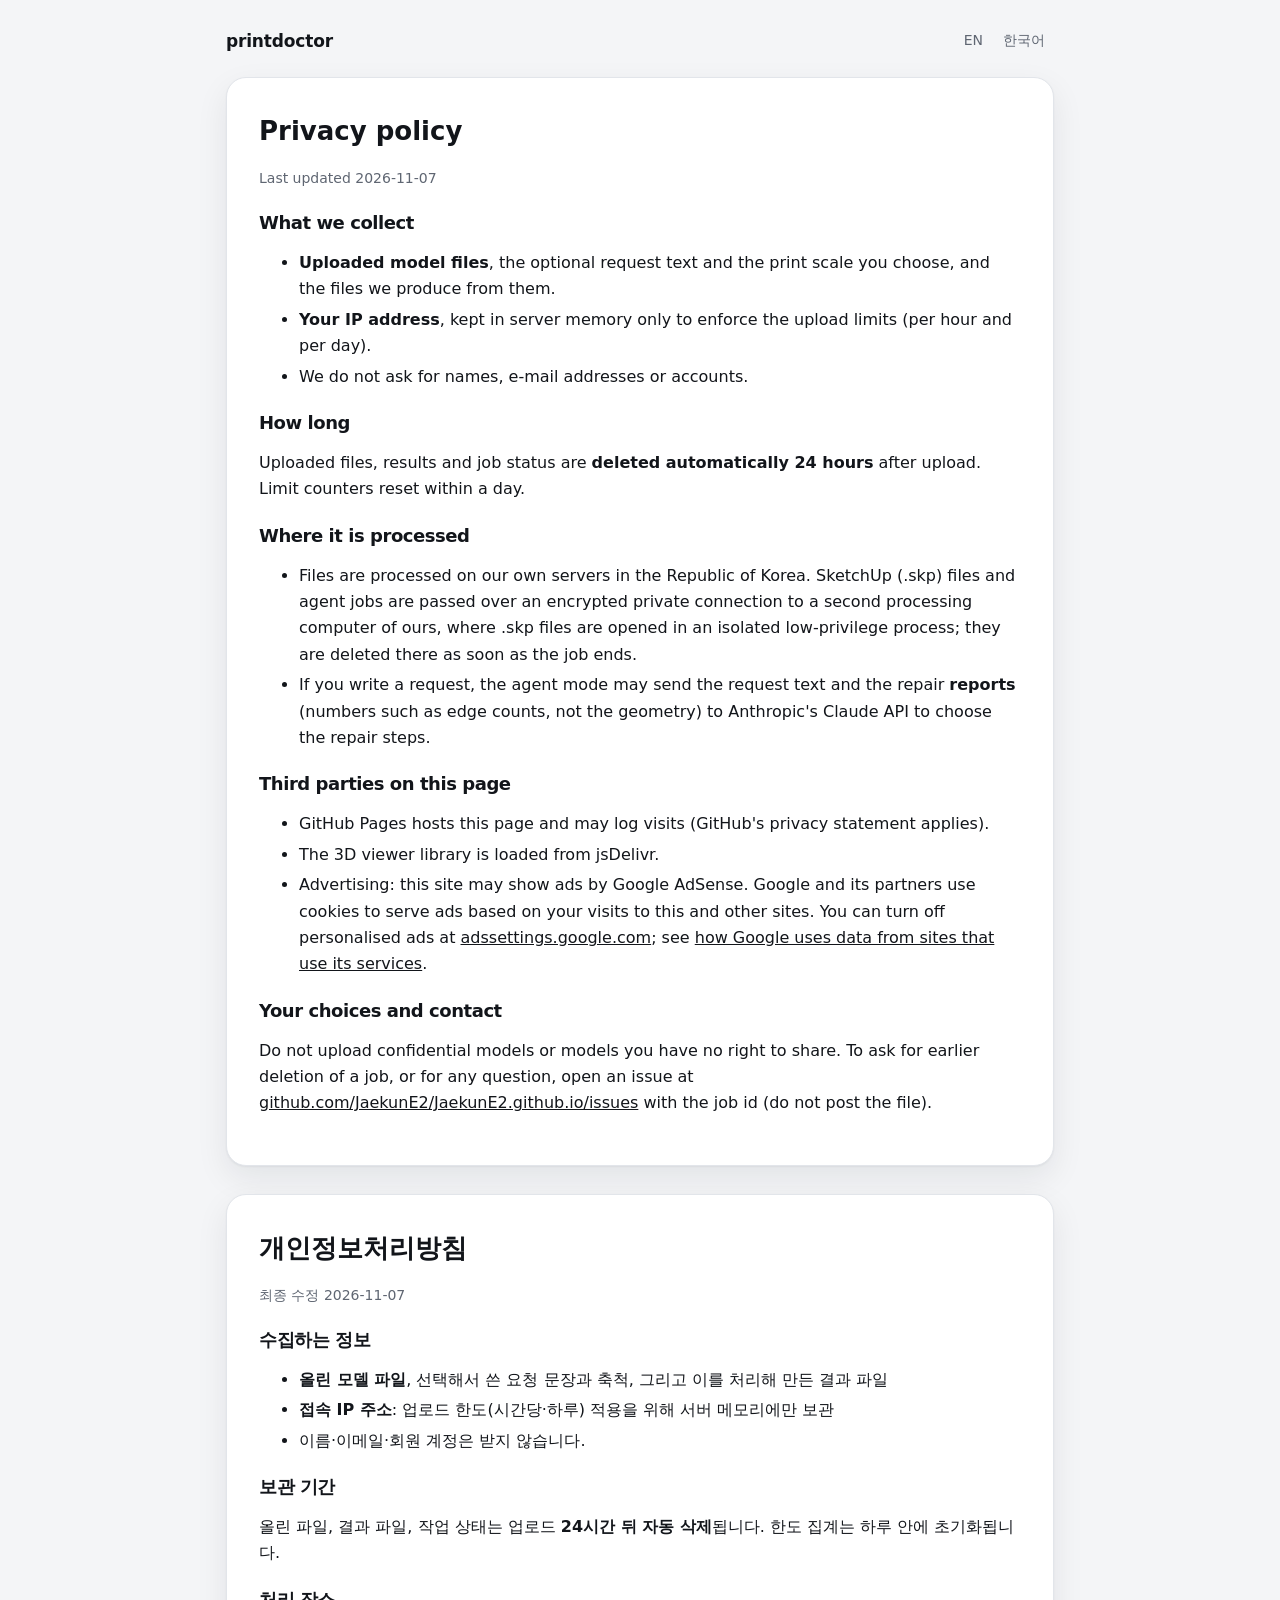
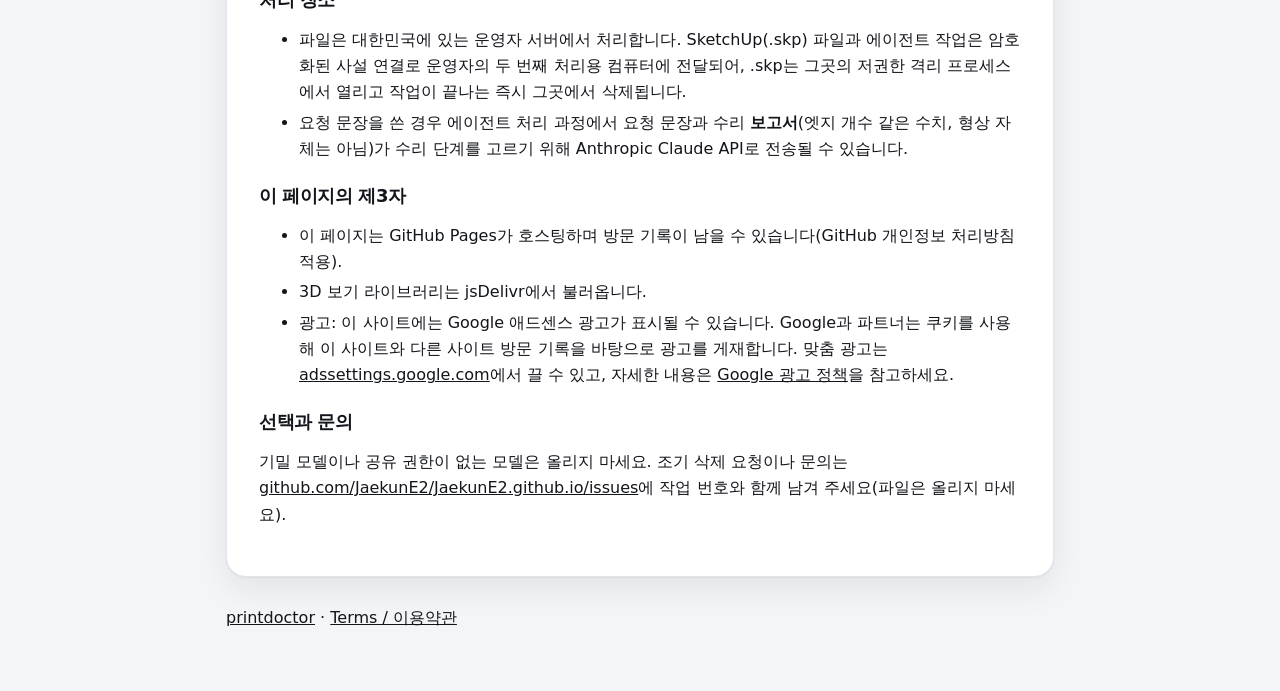
<file: privacy.html>
<!doctype html>
<html lang="en">
<head>
<meta charset="utf-8">
<meta name="viewport" content="width=device-width, initial-scale=1">
<title>printdoctor privacy</title>
<meta name="description" content="Privacy policy of the printdoctor demo.">
<link rel="stylesheet" href="assets/site.css">
<link rel="canonical" href="https://jaekune2.github.io/privacy.html">
<meta name="google-adsense-account" content="ca-pub-5502039335259677">
<script async src="https://pagead2.googlesyndication.com/pagead/js/adsbygoogle.js?client=ca-pub-5502039335259677" crossorigin="anonymous"></script>
</head>
<body>
<main class="doc">
  <nav><a class="brand" href="./" style="color:inherit;text-decoration:none">printdoctor</a>
    <span class="lang"><a href="#en">EN</a><a href="#ko">한국어</a></span></nav>

  <section id="en">
    <h1>Privacy policy</h1>
    <p class="note">Last updated 2026-11-07</p>
    <h2>What we collect</h2>
    <ul>
      <li><b>Uploaded model files</b>, the optional request text and the print scale you choose, and the files we produce from them.</li>
      <li><b>Your IP address</b>, kept in server memory only to enforce the upload limits (per hour and per day).</li>
      <li>We do not ask for names, e-mail addresses or accounts.</li>
    </ul>
    <h2>How long</h2>
    <p>Uploaded files, results and job status are <b>deleted automatically 24 hours</b> after upload. Limit counters reset within a day.</p>
    <h2>Where it is processed</h2>
    <ul>
      <li>Files are processed on our own servers in the Republic of Korea. SketchUp (.skp) files and agent jobs are passed over an
        encrypted private connection to a second processing computer of ours, where .skp files are opened in an isolated
        low-privilege process; they are deleted there as soon as the job ends.</li>
      <li>If you write a request, the agent mode may send the request text and the repair <b>reports</b> (numbers such as edge
        counts, not the geometry) to Anthropic's Claude API to choose the repair steps.</li>
    </ul>
    <h2>Third parties on this page</h2>
    <ul>
      <li>GitHub Pages hosts this page and may log visits (GitHub's privacy statement applies).</li>
      <li>The 3D viewer library is loaded from jsDelivr.</li>
      <li>Advertising: this site may show ads by Google AdSense. Google and its partners use cookies to serve ads based on
        your visits to this and other sites. You can turn off personalised ads at
        <a href="https://adssettings.google.com">adssettings.google.com</a>; see
        <a href="https://policies.google.com/technologies/ads">how Google uses data from sites that use its services</a>.</li>
    </ul>
    <h2>Your choices and contact</h2>
    <p>Do not upload confidential models or models you have no right to share. To ask for earlier deletion of a job, or for any
      question, open an issue at <a href="https://github.com/JaekunE2/JaekunE2.github.io/issues">github.com/JaekunE2/JaekunE2.github.io/issues</a>
      with the job id (do not post the file).</p>
  </section>

  <section id="ko">
    <h1>개인정보처리방침</h1>
    <p class="note">최종 수정 2026-11-07</p>
    <h2>수집하는 정보</h2>
    <ul>
      <li><b>올린 모델 파일</b>, 선택해서 쓴 요청 문장과 축척, 그리고 이를 처리해 만든 결과 파일</li>
      <li><b>접속 IP 주소</b>: 업로드 한도(시간당·하루) 적용을 위해 서버 메모리에만 보관</li>
      <li>이름·이메일·회원 계정은 받지 않습니다.</li>
    </ul>
    <h2>보관 기간</h2>
    <p>올린 파일, 결과 파일, 작업 상태는 업로드 <b>24시간 뒤 자동 삭제</b>됩니다. 한도 집계는 하루 안에 초기화됩니다.</p>
    <h2>처리 장소</h2>
    <ul>
      <li>파일은 대한민국에 있는 운영자 서버에서 처리합니다. SketchUp(.skp) 파일과 에이전트 작업은 암호화된 사설 연결로 운영자의
        두 번째 처리용 컴퓨터에 전달되어, .skp는 그곳의 저권한 격리 프로세스에서 열리고 작업이 끝나는 즉시 그곳에서 삭제됩니다.</li>
      <li>요청 문장을 쓴 경우 에이전트 처리 과정에서 요청 문장과 수리 <b>보고서</b>(엣지 개수 같은 수치, 형상 자체는 아님)가
        수리 단계를 고르기 위해 Anthropic Claude API로 전송될 수 있습니다.</li>
    </ul>
    <h2>이 페이지의 제3자</h2>
    <ul>
      <li>이 페이지는 GitHub Pages가 호스팅하며 방문 기록이 남을 수 있습니다(GitHub 개인정보 처리방침 적용).</li>
      <li>3D 보기 라이브러리는 jsDelivr에서 불러옵니다.</li>
      <li>광고: 이 사이트에는 Google 애드센스 광고가 표시될 수 있습니다. Google과 파트너는 쿠키를 사용해 이 사이트와 다른 사이트
        방문 기록을 바탕으로 광고를 게재합니다. 맞춤 광고는 <a href="https://adssettings.google.com">adssettings.google.com</a>에서 끌 수 있고,
        자세한 내용은 <a href="https://policies.google.com/technologies/ads?hl=ko">Google 광고 정책</a>을 참고하세요.</li>
    </ul>
    <h2>선택과 문의</h2>
    <p>기밀 모델이나 공유 권한이 없는 모델은 올리지 마세요. 조기 삭제 요청이나 문의는
      <a href="https://github.com/JaekunE2/JaekunE2.github.io/issues">github.com/JaekunE2/JaekunE2.github.io/issues</a>에 작업 번호와 함께 남겨 주세요(파일은 올리지 마세요).</p>
  </section>
  <footer><a href="./">printdoctor</a> · <a href="terms.html">Terms / 이용약관</a></footer>
</main>
</body>
</html>
</file>
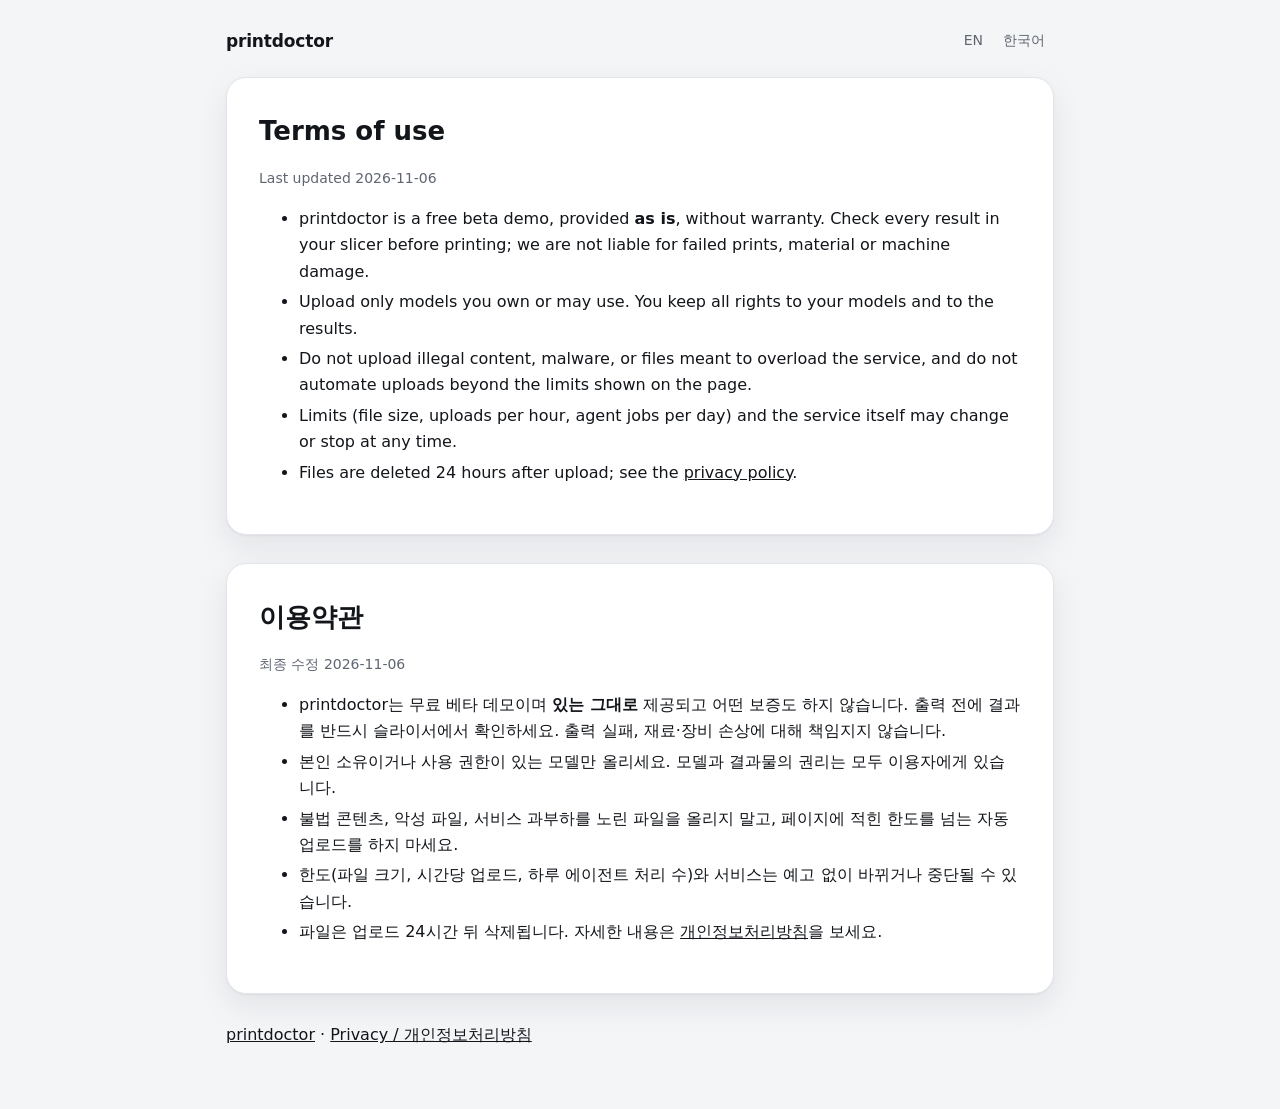
<file: terms.html>
<!doctype html>
<html lang="en">
<head>
<meta charset="utf-8">
<meta name="viewport" content="width=device-width, initial-scale=1">
<title>printdoctor terms</title>
<meta name="description" content="Terms of use of the printdoctor demo.">
<link rel="stylesheet" href="assets/site.css">
<link rel="canonical" href="https://jaekune2.github.io/terms.html">
<meta name="google-adsense-account" content="ca-pub-5502039335259677">
<script async src="https://pagead2.googlesyndication.com/pagead/js/adsbygoogle.js?client=ca-pub-5502039335259677" crossorigin="anonymous"></script>
</head>
<body>
<main class="doc">
  <nav><a class="brand" href="./" style="color:inherit;text-decoration:none">printdoctor</a>
    <span class="lang"><a href="#en">EN</a><a href="#ko">한국어</a></span></nav>

  <section id="en">
    <h1>Terms of use</h1>
    <p class="note">Last updated 2026-11-06</p>
    <ul>
      <li>printdoctor is a free beta demo, provided <b>as is</b>, without warranty. Check every result in your slicer before printing;
        we are not liable for failed prints, material or machine damage.</li>
      <li>Upload only models you own or may use. You keep all rights to your models and to the results.</li>
      <li>Do not upload illegal content, malware, or files meant to overload the service, and do not automate uploads
        beyond the limits shown on the page.</li>
      <li>Limits (file size, uploads per hour, agent jobs per day) and the service itself may change or stop at any time.</li>
      <li>Files are deleted 24 hours after upload; see the <a href="privacy.html">privacy policy</a>.</li>
    </ul>
  </section>

  <section id="ko">
    <h1>이용약관</h1>
    <p class="note">최종 수정 2026-11-06</p>
    <ul>
      <li>printdoctor는 무료 베타 데모이며 <b>있는 그대로</b> 제공되고 어떤 보증도 하지 않습니다. 출력 전에 결과를 반드시
        슬라이서에서 확인하세요. 출력 실패, 재료·장비 손상에 대해 책임지지 않습니다.</li>
      <li>본인 소유이거나 사용 권한이 있는 모델만 올리세요. 모델과 결과물의 권리는 모두 이용자에게 있습니다.</li>
      <li>불법 콘텐츠, 악성 파일, 서비스 과부하를 노린 파일을 올리지 말고, 페이지에 적힌 한도를 넘는 자동 업로드를 하지 마세요.</li>
      <li>한도(파일 크기, 시간당 업로드, 하루 에이전트 처리 수)와 서비스는 예고 없이 바뀌거나 중단될 수 있습니다.</li>
      <li>파일은 업로드 24시간 뒤 삭제됩니다. 자세한 내용은 <a href="privacy.html#ko">개인정보처리방침</a>을 보세요.</li>
    </ul>
  </section>
  <footer><a href="./">printdoctor</a> · <a href="privacy.html">Privacy / 개인정보처리방침</a></footer>
</main>
</body>
</html>
</file>
<file: assets/site.css>
:root {
  --bg: #f4f5f7; --panel: #ffffff; --ink: #12151a; --ink2: #2a2f37; --muted: #5f6672; --line: #e2e5ea; --soft: #eef0f3;
  --accent: #e2531f; --accent2: #f59e0b; --accent-ink: #ffffff; --ok: #16a34a; --bad: #dc2626; --navy: #0f1b2d;
  --hero-bg: #0f1b2d; --hero-ink: #f1f4f8; --hero-muted: #a9b4c4; --grid: rgba(255, 255, 255, .06);
  --shadow: 0 1px 2px rgba(16, 24, 40, .05), 0 12px 32px rgba(16, 24, 40, .08);
  --r: 16px;
}
@media (prefers-color-scheme: dark) {
  :root:not([data-theme="light"]) { --bg: #0c0f13; --panel: #151a21; --ink: #eceff3; --ink2: #d3d8df; --muted: #9aa3af; --line: #252c35; --soft: #1b2129;
    --hero-bg: #0a1422; --shadow: 0 1px 2px rgba(0,0,0,.3), 0 12px 32px rgba(0,0,0,.35); }
}
:root[data-theme="dark"] { --bg: #0c0f13; --panel: #151a21; --ink: #eceff3; --ink2: #d3d8df; --muted: #9aa3af; --line: #252c35; --soft: #1b2129;
  --hero-bg: #0a1422; --shadow: 0 1px 2px rgba(0,0,0,.3), 0 12px 32px rgba(0,0,0,.35); }
* { box-sizing: border-box; }
html { scroll-behavior: smooth; scroll-padding-top: 70px; }
body { margin: 0; background: var(--bg); color: var(--ink); -webkit-font-smoothing: antialiased;
  font: 16px/1.65 "Pretendard Variable", Pretendard, system-ui, -apple-system, "Segoe UI", "Malgun Gothic", sans-serif; }
a { color: inherit; }
img, video { max-width: 100%; display: block; }
input, button { font: inherit; }
.wrap { max-width: 1160px; margin: 0 auto; padding: 0 16px; }
.sr { position: absolute; width: 1px; height: 1px; overflow: hidden; clip: rect(0 0 0 0); }

/* top bar */
.topbar { position: sticky; top: 0; z-index: 20; background: color-mix(in srgb, var(--hero-bg) 92%, transparent);
  backdrop-filter: blur(10px); border-bottom: 1px solid rgba(255,255,255,.08); color: var(--hero-ink); }
.topbar nav { display: flex; align-items: center; gap: 22px; height: 60px; }
.brand { font-weight: 800; text-decoration: none; display: flex; align-items: center; gap: 9px; letter-spacing: -0.01em; font-size: 17px; }
.brand small { font-weight: 600; font-size: 12px; color: var(--hero-muted); border: 1px solid rgba(255,255,255,.18); border-radius: 99px; padding: 1px 8px; margin-left: 2px; }
.logo { width: 24px; height: 24px; border-radius: 7px; background: var(--accent) url("data:image/svg+xml,%3Csvg xmlns='http://www.w3.org/2000/svg' viewBox='0 0 32 32'%3E%3Cpath d='M8 23V13l8-5 8 5v10z' fill='none' stroke='white' stroke-width='2.6' stroke-linejoin='round'/%3E%3C/svg%3E") center / 100% no-repeat; }
.links { display: flex; gap: 20px; margin-left: auto; }
.links a, .lang a { text-decoration: none; color: var(--hero-muted); font-size: 14px; font-weight: 500; }
.links a:hover, .lang a:hover { color: #fff; }
.lang { display: flex; gap: 2px; }
.lang a { padding: 3px 9px; border-radius: 7px; }
.lang a[aria-current] { color: #fff; background: rgba(255,255,255,.1); }
@media (max-width: 860px) { .links { display: none; } .lang { margin-left: auto; } .brand small { display: none; } }

/* hero */
.hero { background: radial-gradient(1200px 500px at 50% -10%, #1d3a63 0%, transparent 60%),
    linear-gradient(var(--grid) 1px, transparent 1px) 0 0 / 32px 32px, linear-gradient(90deg, var(--grid) 1px, transparent 1px) 0 0 / 32px 32px, var(--hero-bg);
  color: var(--hero-ink); text-align: center; padding: 64px 0 150px; }
.eyebrow { display: inline-block; font-size: 13px; font-weight: 700; letter-spacing: .06em; text-transform: uppercase; color: var(--accent2);
  background: rgba(245,158,11,.1); border: 1px solid rgba(245,158,11,.3); padding: 4px 12px; border-radius: 99px; }
.hero h1 { font-size: clamp(32px, 5.6vw, 58px); line-height: 1.12; margin: 18px 0 16px; letter-spacing: -0.035em; font-weight: 800; }
.grad { background: linear-gradient(90deg, #ff8a4c, var(--accent2)); -webkit-background-clip: text; background-clip: text; color: transparent; }
.lead { color: var(--hero-muted); max-width: 720px; margin: 0 auto; font-size: clamp(16px, 1.9vw, 18px); }
.flow { display: flex; flex-wrap: wrap; justify-content: center; align-items: center; gap: 8px; margin-top: 26px; font-size: 13px; font-weight: 600; }
.flow span { padding: 6px 12px; border-radius: 9px; background: rgba(255,255,255,.06); border: 1px solid rgba(255,255,255,.12); color: #dfe6ef; }
.flow span:first-child, .flow span:last-child { background: rgba(226,83,31,.18); border-color: rgba(226,83,31,.5); color: #fff; }
.flow .arr { width: 16px; height: 2px; background: rgba(255,255,255,.3); position: relative; }
.flow .arr::after { content: ""; position: absolute; right: -1px; top: -3px; border: 4px solid transparent; border-left-color: rgba(255,255,255,.4); border-right: 0; }

/* sections */
main.wrap { padding-bottom: 40px; }
section { background: var(--panel); border: 1px solid var(--line); border-radius: 20px; padding: 32px; margin: 0 0 28px; box-shadow: var(--shadow); }
section.plain { background: transparent; border: 0; box-shadow: none; padding: 40px 0 8px; }
.shead { max-width: 760px; margin: 0 auto 26px; text-align: center; }
.shead h2, section h2 { font-size: clamp(24px, 3.2vw, 34px); line-height: 1.22; margin: 0 0 10px; letter-spacing: -0.025em; font-weight: 800; }
.shead p { color: var(--muted); margin: 0; font-size: 16px; }
@media (max-width: 640px) { section { padding: 20px 16px; border-radius: 16px; } }

/* tool */
.tool { margin-top: -110px; position: relative; z-index: 2; padding: 22px; border-radius: 22px; box-shadow: 0 30px 80px rgba(5, 12, 25, .28); }
.drop { display: flex; flex-direction: column; align-items: center; justify-content: center; gap: 4px; min-height: 190px;
  border: 2px dashed color-mix(in srgb, var(--accent) 40%, var(--line)); border-radius: 16px;
  background: color-mix(in srgb, var(--accent) 4%, var(--panel)); cursor: pointer; text-align: center; padding: 22px; transition: border-color .15s, background .15s; }
.drop:hover, .drop.over { border-color: var(--accent); background: color-mix(in srgb, var(--accent) 8%, var(--panel)); }
.drop .ico { width: 52px; height: 52px; border-radius: 14px; background: var(--accent); margin-bottom: 8px; box-shadow: 0 8px 20px rgba(226,83,31,.35);
  -webkit-mask: none; position: relative; }
.drop .ico::after { content: ""; position: absolute; inset: 0; background: #fff;
  -webkit-mask: url("data:image/svg+xml,%3Csvg xmlns='http://www.w3.org/2000/svg' viewBox='0 0 24 24' fill='none' stroke='black' stroke-width='2' stroke-linecap='round' stroke-linejoin='round'%3E%3Cpath d='M12 16V4M7 9l5-5 5 5M4 20h16'/%3E%3C/svg%3E") center / 26px no-repeat;
  mask: url("data:image/svg+xml,%3Csvg xmlns='http://www.w3.org/2000/svg' viewBox='0 0 24 24' fill='none' stroke='black' stroke-width='2' stroke-linecap='round' stroke-linejoin='round'%3E%3Cpath d='M12 16V4M7 9l5-5 5 5M4 20h16'/%3E%3C/svg%3E") center / 26px no-repeat; }
.drop b { font-size: 17px; } .drop small { color: var(--muted); font-size: 13px; }
.tryrow { display: flex; align-items: center; gap: 12px; margin-top: 14px; flex-wrap: wrap; }
.tryrow > span { font-size: 13px; color: var(--muted); font-weight: 600; white-space: nowrap; }
.chips-s { display: flex; gap: 8px; overflow-x: auto; padding-bottom: 2px; scrollbar-width: thin; }
.chip-sample { display: flex; align-items: center; gap: 8px; border: 1px solid var(--line); background: var(--panel); color: var(--ink);
  border-radius: 10px; padding: 4px 10px 4px 4px; cursor: pointer; white-space: nowrap; font-size: 13px; font-weight: 600; transition: border-color .15s, transform .15s; }
.chip-sample:hover { border-color: var(--accent); transform: translateY(-1px); }
.chip-sample img { width: 34px; height: 26px; object-fit: cover; border-radius: 6px; background: #2b2d31; }
.toolgrid { display: grid; grid-template-columns: 1fr; gap: 14px; margin-top: 16px; }
.toolgrid:has(.check:not([hidden])) { grid-template-columns: minmax(0, 1fr) 310px; }
@media (max-width: 860px) { .toolgrid:has(.check:not([hidden])) { grid-template-columns: 1fr; } }
.toolgrid:not(:has(:not([hidden]))) { display: none; }
.view { display: grid; grid-template-columns: 1fr 1fr; gap: 8px; }
.view.single { grid-template-columns: 1fr; }
.view .pane { position: relative; aspect-ratio: 16 / 10; border-radius: 14px; overflow: hidden; background: #24272c; }
.view .pane[hidden], .view[hidden], .check[hidden] { display: none; }
.view canvas { width: 100% !important; height: 100% !important; display: block; }
.view .loading { position: absolute; inset: 0; display: grid; place-items: center; color: #cfd2d6; font-size: 14px; }
.view .tag { position: absolute; top: 10px; left: 10px; padding: 3px 10px; border-radius: 7px; background: rgba(0,0,0,.55); color: #fff; font-size: 12px; font-weight: 700; z-index: 1; }
.view.single .tag { display: none; }
.view .legend { position: absolute; bottom: 10px; left: 10px; font-size: 12px; color: #e5e7eb; background: rgba(0,0,0,.45); padding: 2px 9px; border-radius: 6px; }
@media (max-width: 640px) { .view { grid-template-columns: 1fr; } }
.check { background: var(--soft); border-radius: 14px; padding: 14px 16px; }
.check h3 { font-size: 12px; text-transform: uppercase; letter-spacing: .05em; color: var(--muted); margin: 14px 0 2px; }
.check ul { list-style: none; padding: 0; margin: 0; }
.check li { display: flex; justify-content: space-between; gap: 8px; padding: 6px 0; border-bottom: 1px solid var(--line); font-size: 14px; }
.check li:last-child { border-bottom: 0; }
.check li b { font-variant-numeric: tabular-nums; } .check li b.bad { color: var(--bad); } .check li b.warn { color: #d97706; }
.check .note { font-size: 12px; margin: 10px 0 0; }
.badge-state { display: inline-block; font-weight: 700; font-size: 14px; padding: 5px 12px; border-radius: 99px; }
.badge-state.ok { background: color-mix(in srgb, var(--ok) 15%, transparent); color: var(--ok); }
.badge-state.bad { background: color-mix(in srgb, var(--bad) 13%, transparent); color: var(--bad); }
.skpnote { margin-top: 14px; padding: 14px 16px; border-radius: 12px; background: color-mix(in srgb, #3b82f6 9%, var(--panel)); border: 1px solid color-mix(in srgb, #3b82f6 30%, var(--line)); font-size: 14px; }
.skpnote.warn { background: color-mix(in srgb, var(--bad) 8%, var(--panel)); border-color: color-mix(in srgb, var(--bad) 30%, var(--line)); }
.opts { display: grid; grid-template-columns: 1fr; gap: 12px 18px; align-items: center; margin-top: 16px; }
@media (max-width: 860px) { .opts { grid-template-columns: 1fr; } }
.opt { display: flex; align-items: center; gap: 10px; flex-wrap: wrap; }
.optl { font-size: 13px; font-weight: 700; color: var(--muted); }
.chips { display: flex; gap: 6px; flex-wrap: wrap; }
.chip { border: 1px solid var(--line); background: var(--panel); color: var(--ink2); border-radius: 9px; padding: 6px 11px; font-size: 13px; font-weight: 600; cursor: pointer; }
.chip:hover { border-color: color-mix(in srgb, var(--accent) 50%, var(--line)); }
.chip.on { background: var(--ink); color: var(--panel); border-color: var(--ink); }
.chip.custom { display: inline-flex; align-items: center; gap: 4px; cursor: text; }
.chip.custom input { width: 64px; border: 0; background: transparent; color: inherit; padding: 0; outline: none; }
.psize { font-size: 13px; color: var(--muted); font-variant-numeric: tabular-nums; }
.psize b { color: var(--ink); } .psize .warn { color: #d97706; }
#pd-req { width: 100%; padding: 11px 13px; border: 1px solid var(--line); border-radius: 11px; background: var(--panel); color: var(--ink); min-width: 0; }
.consent { display: flex; gap: 8px; align-items: flex-start; font-size: 14px; color: var(--muted); margin: 14px 0 0; }
.row { display: flex; gap: 12px; flex-wrap: wrap; align-items: center; margin-top: 14px; }
button.primary, .primary-btn { background: var(--accent); color: var(--accent-ink); border: 0; border-radius: 12px; padding: 13px 30px;
  font-weight: 700; cursor: pointer; text-decoration: none; display: inline-block; box-shadow: 0 8px 20px rgba(226,83,31,.28); transition: transform .12s, box-shadow .12s; }
button.primary:hover, .primary-btn:hover { transform: translateY(-1px); box-shadow: 0 12px 26px rgba(226,83,31,.35); }
button.primary:disabled { opacity: .55; cursor: progress; transform: none; }
.status { font-weight: 600; }
.prog { height: 4px; border-radius: 4px; background: var(--soft); overflow: hidden; margin-top: 12px; }
.prog i { display: block; height: 100%; width: 35%; background: linear-gradient(90deg, var(--accent), var(--accent2)); border-radius: 4px; animation: slide 1.3s ease-in-out infinite; }
@keyframes slide { 0% { transform: translateX(-100%); } 100% { transform: translateX(300%); } }
.log { background: var(--soft); border-radius: 10px; padding: 10px 12px; font-size: 12px; max-height: 150px; overflow: auto; white-space: pre-wrap; margin: 12px 0 0; color: var(--muted); }
.log:empty { display: none; }
.files { display: flex; gap: 8px; flex-wrap: wrap; margin-top: 12px; }
.files:empty { display: none; }
.files a { padding: 10px 18px; font-size: 14px; }
.note, p.note { color: var(--muted); font-size: 14px; }
#pd-info { margin: 12px 0 0; font-size: 13px; }

.pills { display: flex; gap: 8px; justify-content: center; flex-wrap: wrap; margin: -6px 0 26px; }
.pill { font-size: 13px; padding: 5px 13px; border-radius: 99px; background: var(--panel); border: 1px solid var(--line); color: var(--muted); font-weight: 500; }

/* stats */
.stats-band { padding: 22px 26px; }
.kicker { text-align: center; color: var(--muted); font-size: 13px; font-weight: 700; letter-spacing: .05em; text-transform: uppercase; margin: 0 0 12px; }
.stats { display: grid; grid-template-columns: repeat(4, 1fr); gap: 12px; }
@media (max-width: 720px) { .stats { grid-template-columns: repeat(2, 1fr); } }
.stat { text-align: center; padding: 6px; }
.stat b { display: block; font-size: clamp(24px, 3.4vw, 36px); font-weight: 800; letter-spacing: -0.03em; font-variant-numeric: tabular-nums; }
.stat:nth-child(3) b { color: var(--ok); }
.stat span { color: var(--muted); font-size: 13px; }

/* samples */
.samples { display: grid; grid-template-columns: repeat(auto-fill, minmax(330px, 1fr)); gap: 18px; }
@media (max-width: 400px) { .samples { grid-template-columns: 1fr; } }
.sample { background: var(--panel); border: 1px solid var(--line); border-radius: 18px; overflow: hidden; box-shadow: var(--shadow); display: flex; flex-direction: column; transition: transform .15s; }
.sample:hover { transform: translateY(-2px); }
.smedia { position: relative; aspect-ratio: 4 / 3; background: #3a3a3a; overflow: hidden; }
.smedia video { position: absolute; inset: 0; width: 100%; height: 100%; object-fit: contain; transition: opacity .25s; }
.smedia .sv-after { opacity: 0; }
.smedia[data-state="after"] .sv-after { opacity: 1; }
.seg { position: absolute; left: 10px; bottom: 10px; display: flex; background: rgba(0,0,0,.55); border-radius: 9px; padding: 3px; backdrop-filter: blur(4px); }
.seg button { border: 0; background: transparent; color: #d1d5db; font-size: 12px; font-weight: 700; padding: 4px 10px; border-radius: 7px; cursor: pointer; }
.seg button.on { background: #fff; color: #111; }
.scale-tag { position: absolute; top: 10px; right: 10px; background: rgba(0,0,0,.55); color: #fff; font-size: 12px; font-weight: 700; padding: 3px 9px; border-radius: 7px; }
.sbody { padding: 16px 18px 18px; display: flex; flex-direction: column; flex: 1; }
.sbody h3 { margin: 0 0 2px; font-size: 18px; letter-spacing: -0.015em; }
.snote { color: var(--muted); font-size: 13px; margin: 2px 0 0; }
.sdim { display: flex; gap: 6px; flex-wrap: wrap; margin: 8px 0 10px; }
.sdim span { font-size: 12px; background: var(--soft); border-radius: 7px; padding: 2px 8px; color: var(--ink2); font-variant-numeric: tabular-nums; }
.sstats { list-style: none; margin: 0 0 14px; padding: 0; font-size: 14px; }
.sstats li { display: flex; justify-content: space-between; padding: 5px 0; border-bottom: 1px dashed var(--line); }
.sstats li:last-child { border-bottom: 0; }
.sstats span { color: var(--muted); }
.sstats b { font-variant-numeric: tabular-nums; font-weight: 600; }
.sstats s { color: var(--bad); text-decoration: none; }
.sstats s.z { color: var(--muted); }
.sstats em { color: var(--ok); font-style: normal; font-weight: 800; }
.sact { display: flex; gap: 6px; flex-wrap: wrap; align-items: center; margin-top: auto; }
.btn-sm { display: inline-flex; align-items: center; line-height: 1.3; font-size: 13px; font-weight: 700; border-radius: 9px; padding: 7px 12px; border: 1px solid var(--line); background: var(--panel); color: var(--ink); text-decoration: none; cursor: pointer; }
.btn-sm.primary { background: var(--accent); border-color: var(--accent); color: #fff; }
.btn-sm.ghost { color: var(--muted); border-color: transparent; padding-left: 4px; }
.btn-sm:hover { border-color: var(--accent); }
.credits { text-align: center; color: var(--muted); font-size: 12px; margin: 16px auto 0; max-width: 760px; }

/* steps */
.steps { display: grid; grid-template-columns: repeat(4, 1fr); gap: 16px; counter-reset: s; }
@media (max-width: 960px) { .steps { grid-template-columns: repeat(2, 1fr); } }
@media (max-width: 560px) { .steps { grid-template-columns: 1fr; } }
.step { background: var(--panel); border: 1px solid var(--line); border-radius: 18px; padding: 22px; position: relative; box-shadow: var(--shadow); }
.step .sico, .ecard .eico { width: 44px; height: 44px; border-radius: 12px; display: grid; place-items: center; color: var(--accent);
  background: color-mix(in srgb, var(--accent) 11%, transparent); }
.ic { width: 24px; height: 24px; }
.step .num { position: absolute; top: 18px; right: 20px; font-size: 40px; font-weight: 800; color: var(--soft); line-height: 1; letter-spacing: -0.04em; }
.step h3, .ecard h3, .use h3 { font-size: 17px; margin: 14px 0 6px; letter-spacing: -0.01em; }
.step p, .ecard p, .use p { margin: 0; color: var(--muted); font-size: 14px; }

/* error cards */
.ecards { display: grid; grid-template-columns: repeat(3, 1fr); gap: 16px; }
@media (max-width: 960px) { .ecards { grid-template-columns: repeat(2, 1fr); } }
@media (max-width: 600px) { .ecards { grid-template-columns: 1fr; } }
.ecard { background: var(--panel); border: 1px solid var(--line); border-radius: 18px; padding: 22px; box-shadow: var(--shadow); display: flex; flex-direction: column; }
.ecard .fix { margin-top: auto; padding-top: 12px; color: var(--ink2); }
.ecard .fix b { display: inline-block; font-size: 12px; color: var(--ok);
  background: color-mix(in srgb, var(--ok) 12%, transparent); border-radius: 6px; padding: 1px 7px; margin-right: 4px; }

/* scale */
.scalegrid { display: grid; grid-template-columns: 1.4fr 1fr; gap: 22px; align-items: start; }
@media (max-width: 860px) { .scalegrid { grid-template-columns: 1fr; } }
.tbl { width: 100%; overflow-x: auto; }
table { width: 100%; border-collapse: collapse; font-size: 14px; }
th, td { padding: 11px 12px; border-bottom: 1px solid var(--line); text-align: left; }
th { font-size: 13px; color: var(--muted); font-weight: 700; }
.stable td { font-variant-numeric: tabular-nums; }
.calc { background: var(--soft); border-radius: 16px; padding: 18px 20px; }
.calc h3 { margin: 0 0 12px; font-size: 17px; }
.calc label { display: flex; justify-content: space-between; align-items: center; gap: 10px; font-size: 14px; color: var(--muted); margin-bottom: 8px; }
.calc input { width: 110px; padding: 8px 10px; border: 1px solid var(--line); border-radius: 9px; background: var(--panel); color: var(--ink); text-align: right; }
.cout { display: flex; justify-content: space-between; align-items: baseline; margin-top: 12px; }
.cout span { color: var(--muted); font-size: 14px; } .cout b { font-size: 28px; letter-spacing: -0.03em; font-variant-numeric: tabular-nums; }
.cbar { position: relative; height: 10px; border-radius: 6px; background: var(--line); margin: 10px 0 4px; overflow: hidden; }
.cbar i { position: absolute; left: 0; top: 0; bottom: 0; border-radius: 6px; background: var(--ok); transition: width .2s, background .2s; }
.cbar span { position: absolute; top: 0; bottom: 0; width: 2px; background: var(--ink); opacity: .35; }
.cbar .m1 { left: 22.5%; } .cbar .m2 { left: 40%; }
.cmsg { font-size: 14px; margin: 8px 0 0; font-weight: 600; }

/* compare */
.ctable { background: var(--panel); border-radius: 16px; overflow: hidden; box-shadow: var(--shadow); min-width: 640px; }
.ctable th:last-child, .ctable td.good { background: color-mix(in srgb, var(--accent) 7%, transparent); }
.ctable th:last-child { color: var(--accent); }
.ctable td.good { font-weight: 700; color: var(--ink); }
.ctable td:first-child { font-weight: 600; }

/* uses + faq */
.uses { display: grid; grid-template-columns: repeat(4, 1fr); gap: 16px; }
@media (max-width: 960px) { .uses { grid-template-columns: repeat(2, 1fr); } }
@media (max-width: 520px) { .uses { grid-template-columns: 1fr; } }
.use { background: var(--panel); border: 1px solid var(--line); border-radius: 18px; padding: 20px 22px; box-shadow: var(--shadow); }
.use::before { content: ""; display: block; width: 28px; height: 4px; border-radius: 2px; background: var(--accent); margin-bottom: 14px; }
.use h3 { margin-top: 2px; }
.faq { max-width: 820px; margin: 0 auto; background: var(--panel); border: 1px solid var(--line); border-radius: 18px; padding: 6px 22px; box-shadow: var(--shadow); }
details { border-bottom: 1px solid var(--line); padding: 16px 0; }
details:last-child { border-bottom: 0; }
details summary { cursor: pointer; font-weight: 700; list-style: none; display: flex; justify-content: space-between; gap: 12px; }
details summary::-webkit-details-marker { display: none; }
details summary::after { content: "+"; color: var(--muted); font-size: 20px; line-height: 1; transition: transform .15s; }
details[open] summary::after { transform: rotate(45deg); }
details p { color: var(--muted); margin: 10px 0 0; }

.cta { text-align: center; color: var(--hero-ink); border: 0; padding: 54px 24px;
  background: radial-gradient(700px 300px at 50% 0%, #1d3a63 0%, transparent 70%), var(--hero-bg); }
.cta h2 { margin-bottom: 20px; }
.ad { margin: 0 0 28px; min-height: 90px; }
.foot { border-top: 1px solid var(--line); padding: 26px 0 40px; color: var(--muted); font-size: 13px; }
.foot .wrap { display: flex; justify-content: space-between; gap: 12px; flex-wrap: wrap; align-items: center; }
.foot .brand { color: var(--ink); font-size: 15px; }

/* policy pages */
main.doc { max-width: 860px; margin: 0 auto; padding: 20px 16px 60px; }
main.doc nav { display: flex; justify-content: space-between; align-items: center; padding: 6px 0 22px; }
main.doc .lang a { color: var(--muted); } main.doc .lang a:hover { color: var(--ink); }
.doc h1 { font-size: 26px; margin: 0 0 4px; } .doc h2 { font-size: 18px; margin-top: 22px; } .doc li { margin: 4px 0; }

/* ===== v3: split hero, comparison sliders, motion ===== */
.hero { text-align: left; padding: 56px 0 140px; position: relative; overflow: hidden; }
.hero::before { content: ""; position: absolute; width: 620px; height: 620px; right: -120px; top: -160px; border-radius: 50%;
  background: radial-gradient(circle, rgba(226,83,31,.28), transparent 65%); filter: blur(10px); pointer-events: none; }
.hero::after { content: ""; position: absolute; width: 520px; height: 520px; left: -160px; bottom: -260px; border-radius: 50%;
  background: radial-gradient(circle, rgba(59,130,246,.22), transparent 65%); pointer-events: none; }
.hero-grid { display: grid; grid-template-columns: 1.05fr 1fr; gap: 48px; align-items: center; position: relative; z-index: 1; }
@media (max-width: 960px) { .hero-grid { grid-template-columns: 1fr; gap: 36px; } .hero { text-align: center; padding-bottom: 120px; } }
.hero h1 { font-size: clamp(32px, 4.6vw, 56px); }
.hero .lead { margin: 0; max-width: 560px; }
@media (max-width: 960px) { .hero .lead { margin: 0 auto; } }
.ctas { display: flex; gap: 10px; margin-top: 26px; flex-wrap: wrap; }
@media (max-width: 960px) { .ctas { justify-content: center; } }
.ghost-btn { display: inline-block; padding: 13px 24px; border-radius: 12px; font-weight: 700; text-decoration: none; color: #fff;
  border: 1px solid rgba(255,255,255,.25); background: rgba(255,255,255,.04); transition: background .15s, border-color .15s; }
.ghost-btn:hover { background: rgba(255,255,255,.1); border-color: rgba(255,255,255,.45); }
.hero .flow { justify-content: flex-start; margin-top: 28px; }
@media (max-width: 960px) { .hero .flow { justify-content: center; } }
.hero-vis { position: relative; }
.hero-vis .ba { border-radius: 20px; box-shadow: 0 40px 90px rgba(0,0,0,.5), 0 0 0 1px rgba(255,255,255,.08); transform: perspective(1400px) rotateY(-6deg) rotateX(2deg); }
@media (max-width: 960px) { .hero-vis .ba { transform: none; } }
.float { position: absolute; display: flex; flex-direction: column; gap: 0; padding: 10px 14px; border-radius: 14px; text-align: left;
  background: rgba(15, 27, 45, .72); backdrop-filter: blur(10px); border: 1px solid rgba(255,255,255,.14); box-shadow: 0 14px 30px rgba(0,0,0,.35);
  animation: bob 6s ease-in-out infinite; }
.float b { font-size: 20px; letter-spacing: -0.02em; color: #fff; font-variant-numeric: tabular-nums; }
.float span { font-size: 12px; color: var(--hero-muted); }
.float.f1 { left: -22px; top: 18%; } .float.f1 b { color: #ff8a65; }
.float.f2 { right: -16px; top: 52%; animation-delay: -2s; } .float.f2 b { color: #4ade80; }
.float.f3 { left: 12%; bottom: -24px; animation-delay: -4s; }
@media (max-width: 600px) { .float { display: none; } }
@keyframes bob { 0%, 100% { transform: translateY(0); } 50% { transform: translateY(-8px); } }

.ba { position: relative; aspect-ratio: 4 / 3; overflow: hidden; background: #3a3a3a; user-select: none; touch-action: pan-y; cursor: ew-resize; --cut: 50%; }
.ba video { position: absolute; inset: 0; width: 100%; height: 100%; object-fit: cover; }
.ba .a { clip-path: inset(0 0 0 var(--cut)); }
.ba .bar { position: absolute; top: 0; bottom: 0; left: var(--cut); width: 2px; background: #fff; transform: translateX(-1px); box-shadow: 0 0 12px rgba(0,0,0,.4); }
.ba .bar em { position: absolute; top: 50%; left: 50%; width: 42px; height: 42px; transform: translate(-50%, -50%); border-radius: 50%; background: #fff;
  box-shadow: 0 6px 18px rgba(0,0,0,.35); }
.ba .bar em::before { content: "\2039  \203A"; position: absolute; inset: 0; display: grid; place-items: center; color: #111; font-size: 22px; font-weight: 700; font-style: normal; }
.ba .t { position: absolute; top: 12px; padding: 4px 11px; border-radius: 8px; background: rgba(0,0,0,.55); color: #fff; font-size: 12px; font-weight: 700; z-index: 1; backdrop-filter: blur(4px); }
.ba .tl { left: 12px; } .ba .tr { right: 12px; background: rgba(22,163,74,.85); }
.ba.auto { cursor: default; }
.ba.auto .a { animation: wipe 7s ease-in-out infinite; }
.ba.auto .bar { animation: wipeb 7s ease-in-out infinite; }
@keyframes wipe { 0%, 100% { clip-path: inset(0 0 0 82%); } 50% { clip-path: inset(0 0 0 18%); } }
@keyframes wipeb { 0%, 100% { left: 82%; } 50% { left: 18%; } }
@media (prefers-reduced-motion: reduce) { .ba.auto .a, .ba.auto .bar, .float { animation: none; } }

.tool { margin-top: -84px; }

/* showcase */
.showcase { background: var(--hero-bg); color: var(--hero-ink); border: 0; padding: 44px 32px 32px; overflow: hidden; position: relative;
  background-image: radial-gradient(800px 300px at 50% 0%, #1d3a63 0%, transparent 70%); }
.showcase .shead p { color: var(--hero-muted); }
.tabs { display: flex; gap: 8px; justify-content: center; flex-wrap: wrap; margin-bottom: 18px; }
.tab { display: flex; align-items: center; gap: 8px; padding: 5px 12px 5px 5px; border-radius: 12px; border: 1px solid rgba(255,255,255,.14);
  background: rgba(255,255,255,.05); color: #cbd5e1; font-weight: 600; font-size: 13px; cursor: pointer; transition: all .15s; }
.tab img { width: 40px; height: 30px; border-radius: 8px; object-fit: cover; background: #333; }
.tab:hover { border-color: rgba(255,255,255,.35); color: #fff; }
.tab.on { background: #fff; color: #111; border-color: #fff; }
.ba.big { max-width: 960px; margin: 0 auto; border-radius: 18px; box-shadow: 0 30px 70px rgba(0,0,0,.45), 0 0 0 1px rgba(255,255,255,.08); }
.showmeta { display: grid; grid-template-columns: repeat(5, 1fr); gap: 10px; max-width: 960px; margin: 16px auto 0; }
@media (max-width: 720px) { .showmeta { grid-template-columns: repeat(2, 1fr); } }
.showmeta div { background: rgba(255,255,255,.05); border: 1px solid rgba(255,255,255,.1); border-radius: 12px; padding: 10px 12px; }
.showmeta span { display: block; font-size: 12px; color: var(--hero-muted); }
.showmeta b { font-size: 16px; font-variant-numeric: tabular-nums; }
@media (max-width: 640px) { .showcase { padding: 28px 14px 18px; } }

/* steps connector */
@media (min-width: 961px) {
  .steps { position: relative; }
  .steps::before { content: ""; position: absolute; left: 12%; right: 12%; top: 44px; height: 2px; z-index: 0;
    background: repeating-linear-gradient(90deg, color-mix(in srgb, var(--accent) 45%, transparent) 0 8px, transparent 8px 16px); }
  .step { z-index: 1; }
}
.step .sico, .ecard .eico { background: linear-gradient(135deg, color-mix(in srgb, var(--accent) 18%, var(--panel)), color-mix(in srgb, var(--accent2) 14%, var(--panel))); }

/* hover lift + reveal */
.step, .ecard, .use { transition: transform .2s, box-shadow .2s, border-color .2s; }
.step:hover, .ecard:hover, .use:hover { transform: translateY(-3px); border-color: color-mix(in srgb, var(--accent) 35%, var(--line));
  box-shadow: 0 2px 4px rgba(16,24,40,.06), 0 20px 40px rgba(16,24,40,.12); }
.rv { opacity: 0; transform: translateY(18px); transition: opacity .6s ease, transform .6s ease; }
.rv.in { opacity: 1; transform: none; }
@media (prefers-reduced-motion: reduce) { .rv { opacity: 1; transform: none; transition: none; } }
.stats-band { background: linear-gradient(135deg, var(--panel), color-mix(in srgb, var(--accent) 4%, var(--panel))); }
.stat b { background: linear-gradient(180deg, var(--ink), color-mix(in srgb, var(--ink) 65%, transparent)); -webkit-background-clip: text; background-clip: text; color: transparent; }
.stat:nth-child(3) b { background: none; color: var(--ok); }
:lang(ko) body, :lang(ko) h1, :lang(ko) h2, :lang(ko) h3, :lang(ko) p { word-break: keep-all; }
.hero h1 { font-size: clamp(32px, 4.2vw, 52px); }
@media (max-width: 600px) { .flow .arr { display: none; } }
:lang(en) .hero h1 { font-size: clamp(32px, 3.8vw, 48px); }

/* slicer comparison */
.slicer { background: linear-gradient(180deg, #0b1524, #0f1b2d); color: var(--hero-ink); border: 0; padding: 44px 32px 30px; position: relative; overflow: hidden; }
.slicer .shead p { color: var(--hero-muted); }
.stabs { display: flex; gap: 6px; justify-content: center; flex-wrap: wrap; }
.stab { border: 1px solid rgba(255,255,255,.14); background: transparent; color: var(--hero-muted); border-radius: 99px; padding: 6px 14px; font-size: 14px; font-weight: 600; cursor: pointer; }
.stab:hover { color: #fff; border-color: rgba(255,255,255,.35); }
.stab.on { background: #fff; color: #111; border-color: #fff; }
.slcap { text-align: center; color: #dfe6ef; margin: 14px auto 18px; max-width: 720px; min-height: 1.6em; font-size: 15px; }
.slgrid { display: grid; grid-template-columns: 1fr 1fr; gap: 14px; }
.slv { margin: 0; position: relative; border-radius: 16px; background: radial-gradient(600px 300px at 50% 0%, #17283f, #0a121e 70%);
  border: 1px solid rgba(255,255,255,.08); overflow: hidden; }
.slv canvas { display: block; width: 100%; aspect-ratio: 4 / 3; cursor: grab; touch-action: pan-y; }
.slv canvas:active { cursor: grabbing; }
.slv figcaption { position: absolute; left: 12px; top: 10px; right: 12px; display: flex; justify-content: space-between; align-items: center; pointer-events: none; z-index: 1; }
.slv figcaption b { font-size: 13px; padding: 3px 10px; border-radius: 99px; }
.slv.bad figcaption b { background: rgba(220,38,38,.18); color: #ff9b9b; border: 1px solid rgba(220,38,38,.4); }
.slv.good figcaption b { background: rgba(22,163,74,.18); color: #8ee6ad; border: 1px solid rgba(22,163,74,.4); }
.slz { font-size: 12px; color: var(--hero-muted); font-variant-numeric: tabular-nums; }
.slload { position: absolute; inset: 0; display: none; place-items: center; }
.slicer.loading .slload { display: grid; }
.slicer.loading .slload::after { content: ""; width: 28px; height: 28px; border-radius: 50%; border: 3px solid rgba(255,255,255,.15); border-top-color: var(--accent); animation: slspin .8s linear infinite; }
@keyframes slspin { to { transform: rotate(360deg); } }
.slctl { display: flex; align-items: center; gap: 12px; margin-top: 14px; }
.slctl input[type=range] { flex: 1; min-width: 0; accent-color: var(--accent); }
.slbtn { background: rgba(255,255,255,.08); color: #fff; border: 1px solid rgba(255,255,255,.16); border-radius: 10px; padding: 6px 12px; cursor: pointer; font-size: 14px; white-space: nowrap; }
.slbtn:hover { background: rgba(255,255,255,.14); }
.slmode { display: flex; background: rgba(255,255,255,.06); border: 1px solid rgba(255,255,255,.12); border-radius: 10px; padding: 3px; }
.slmode button { background: transparent; border: 0; color: var(--hero-muted); padding: 4px 10px; border-radius: 7px; cursor: pointer; font-size: 13px; white-space: nowrap; }
.slmode button.on { background: #fff; color: #111; }
.sllegend { display: flex; gap: 18px; justify-content: center; flex-wrap: wrap; margin-top: 12px; font-size: 13px; color: var(--hero-muted); }
.sllegend i { display: inline-block; width: 18px; height: 3px; border-radius: 2px; vertical-align: middle; margin-right: 7px; }
.sllegend .lw { background: #ff7a45; } .sllegend .ls { background: #5b93ff; } .sllegend .lf { background: #2fbf88; }
.slstats { display: grid; grid-template-columns: repeat(4, 1fr); gap: 10px; margin-top: 16px; }
.slstats div { background: rgba(255,255,255,.05); border: 1px solid rgba(255,255,255,.1); border-radius: 12px; padding: 10px 12px; }
.slstats span { display: block; font-size: 12px; color: var(--hero-muted); }
.slstats b { font-size: 16px; font-variant-numeric: tabular-nums; }
.slnote { font-size: 12px; color: #7f8b9c; margin: 14px 0 0; text-align: center; }
@media (max-width: 760px) {
  .slicer { padding: 28px 14px 18px; } .slgrid { grid-template-columns: 1fr; gap: 10px; }
  .slstats { grid-template-columns: repeat(2, 1fr); } .slbtn span { display: none; }
}
</file>
